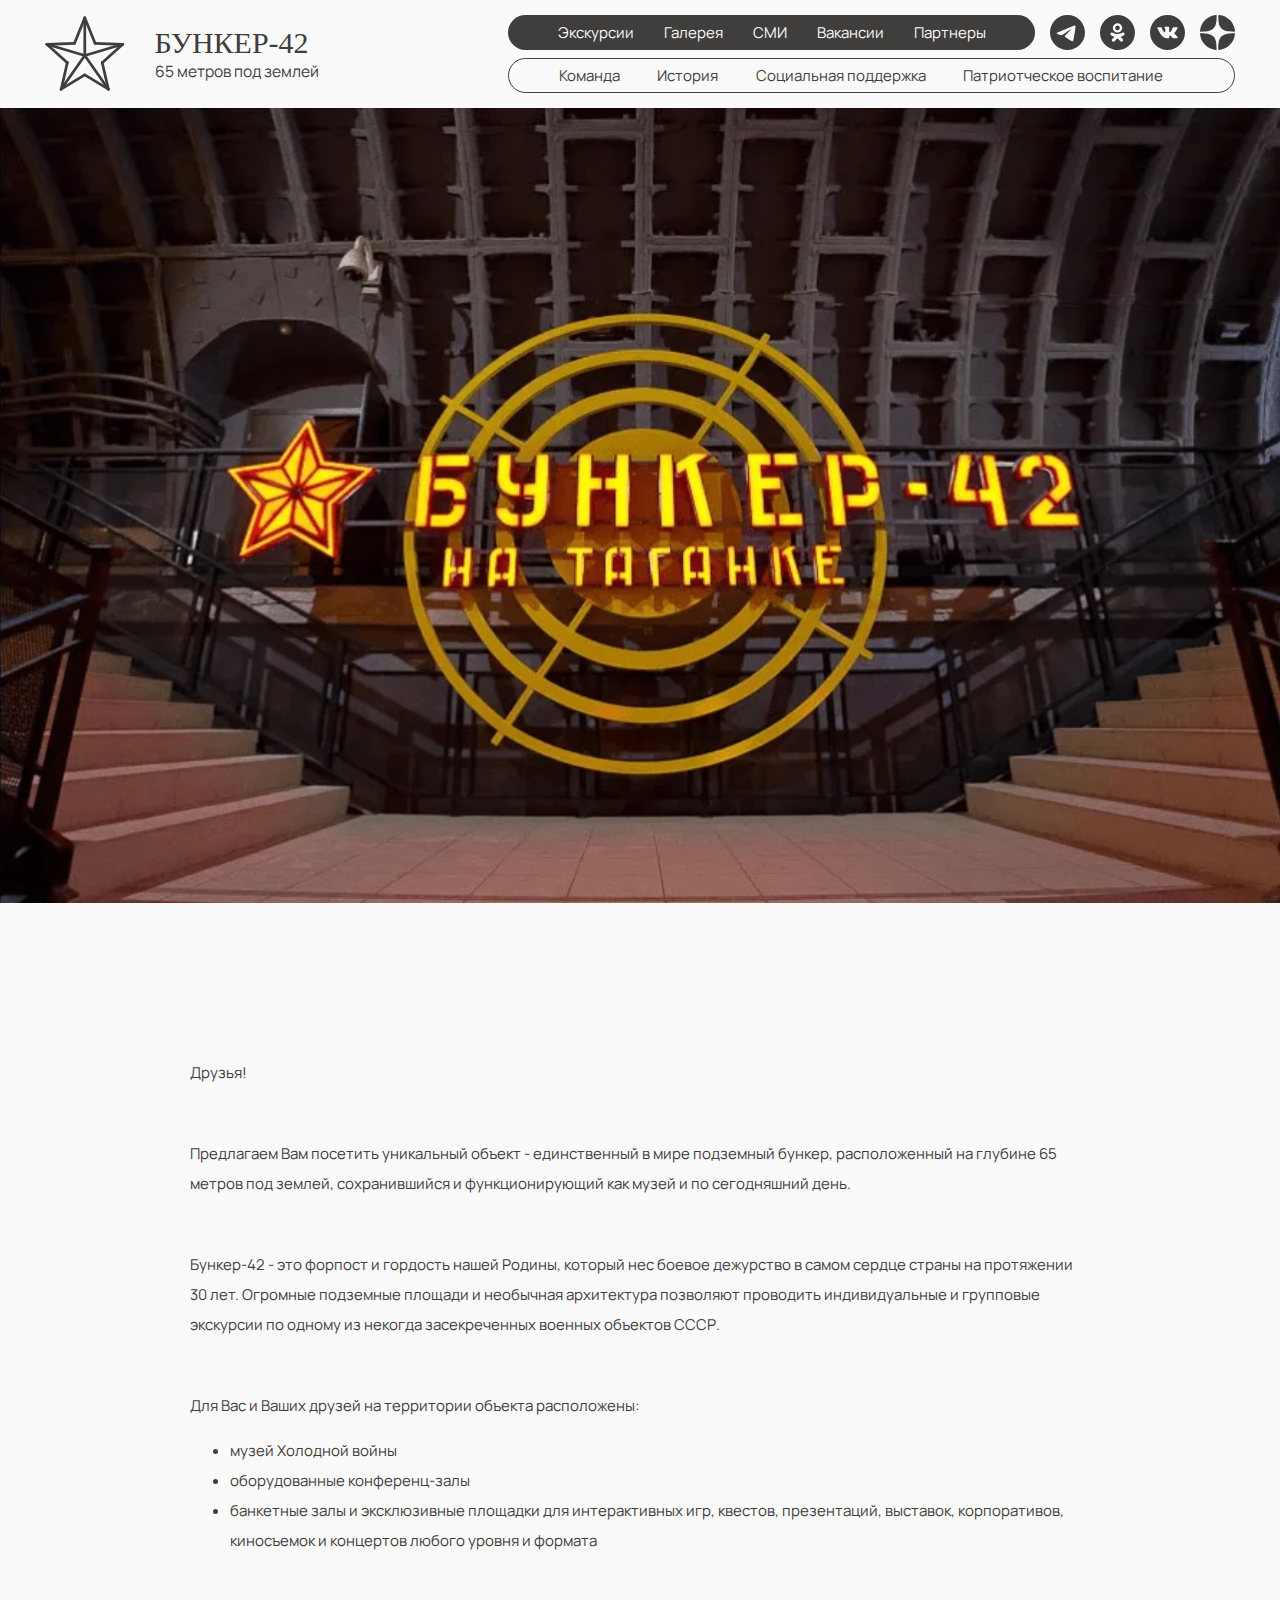
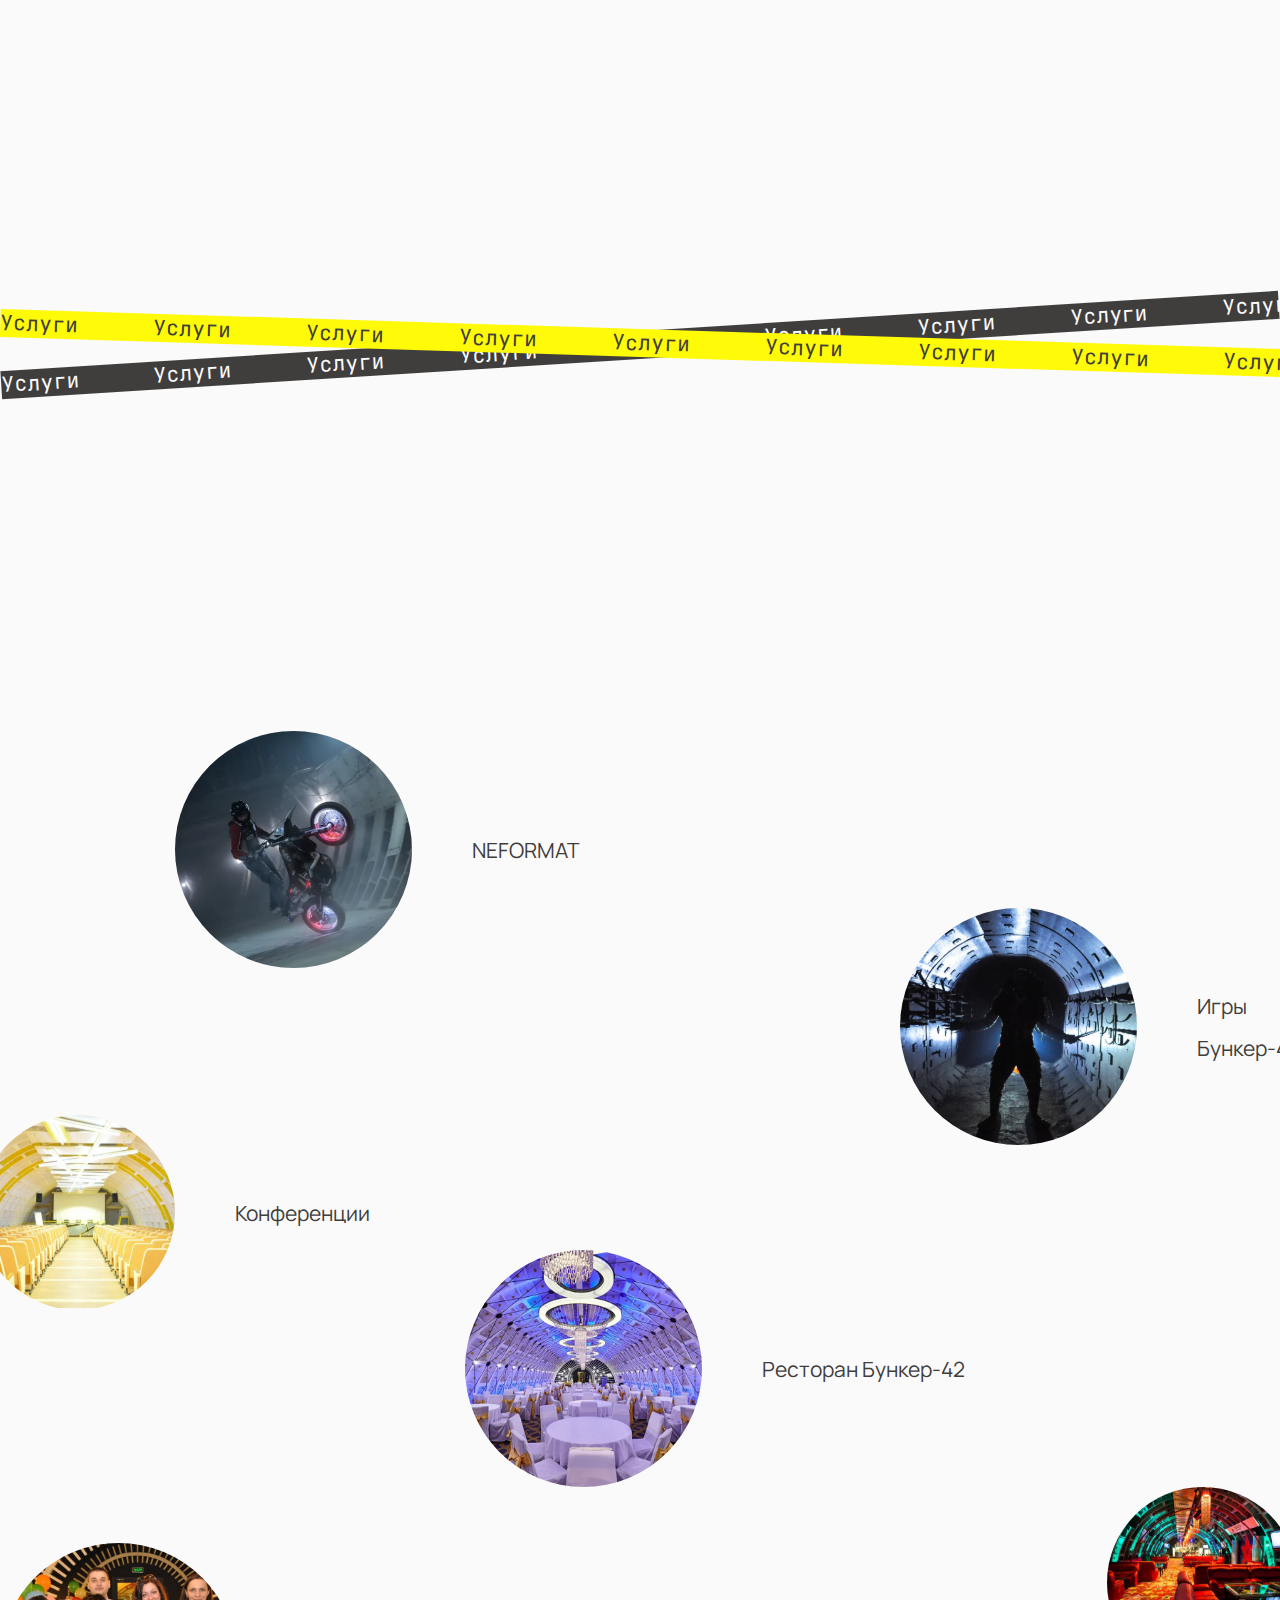
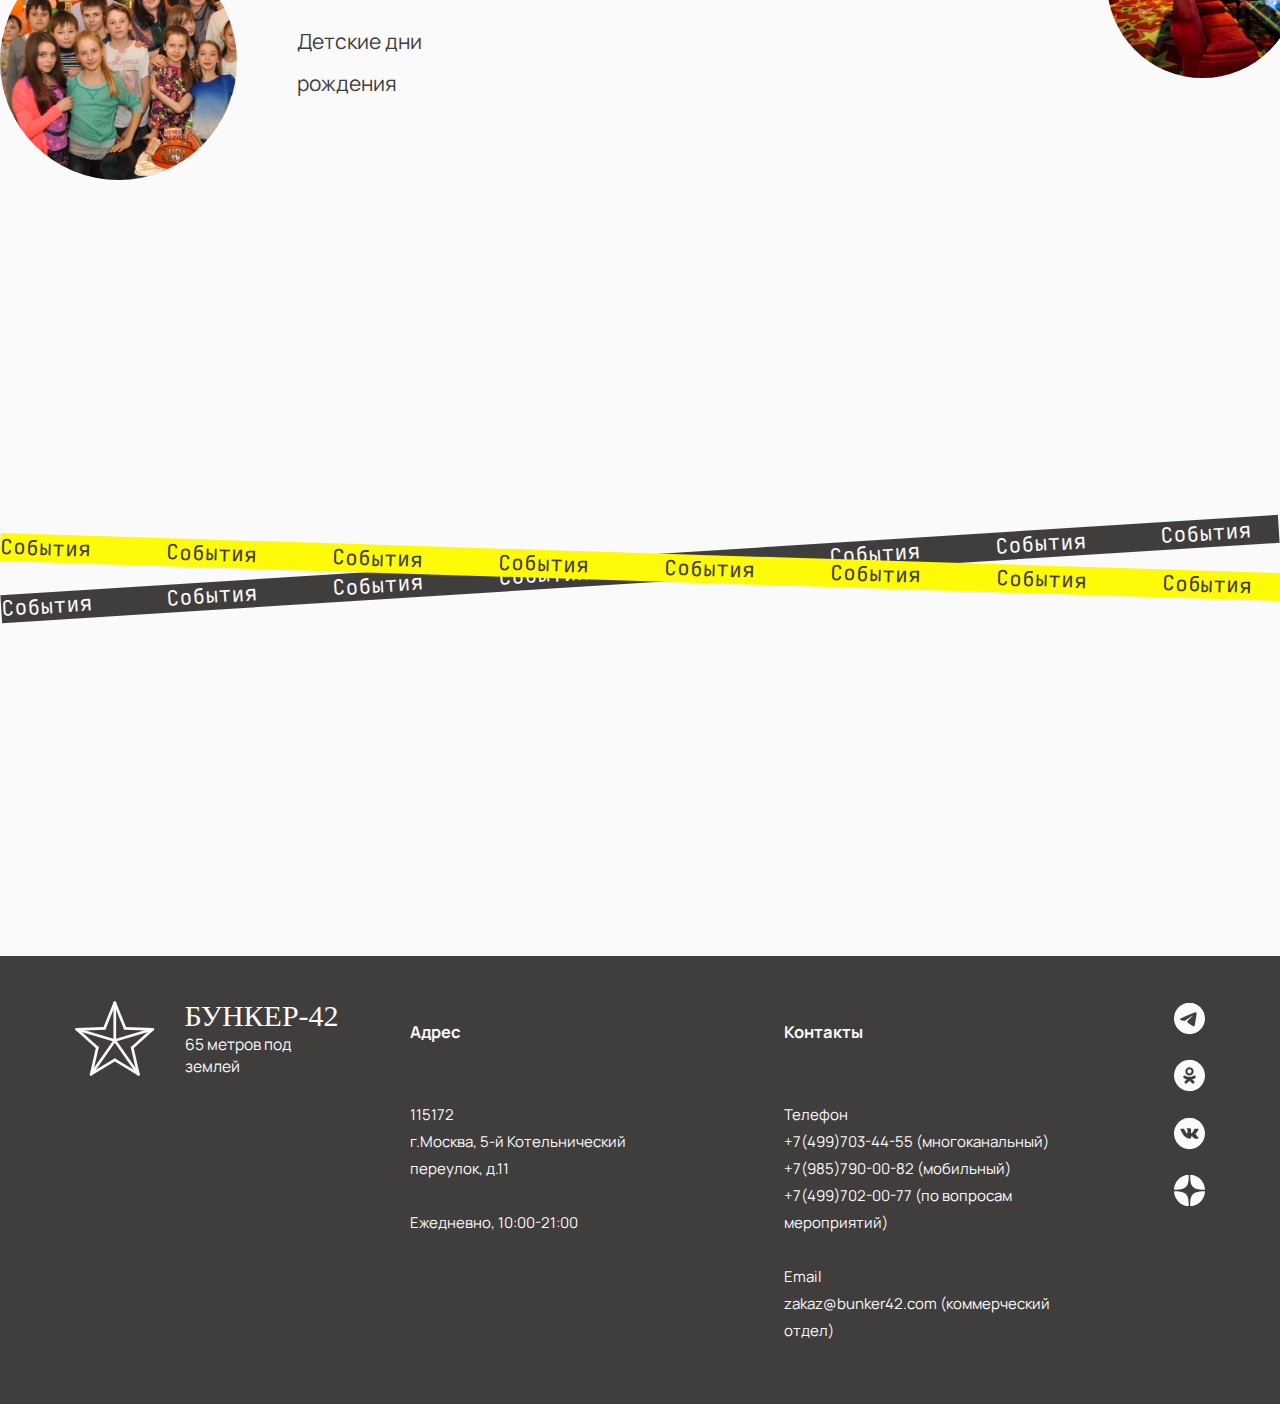
<file: index.html>
<!DOCTYPE html>
<html lang="en">
	<head>
		<meta charset="UTF-8" />
		<meta http-equiv="X-UA-Compatible" content="IE=edge" />
		<meta name="viewport" content="width=device-width, initial-scale=1.0" />
		<link rel="stylesheet" href="style.css" />
		<title>БУНКЕР-42</title>
	</head>
	<body>
		<header>
			<div class="nav-content">
				<div class="logo-container">
					<img class="logo-icon" src="./public/img/logo.svg" />
					<div class="logo">
						<a href="./index.html">БУНКЕР-42</a>
						<p>65 метров под землей</p>
					</div>
				</div>
				<div class="nav-containers">
					<div class="nav-container">
						<div class="link-box dark-box" id="dark-link-box">
							<a>Экскурсии</a>
							<a>Галерея</a>
							<a>СМИ</a>
							<a>Вакансии</a>
							<a>Партнеры</a>
						</div>
						<img class="icon" src="./public/img/icon-telegram.svg" />
						<img class="icon" src="./public/img/icon-ok.svg" />
						<img class="icon" src="./public/img/icon-vk.svg" />
						<img class="icon" src="./public/img/icon-yandex-zen.svg" />
					</div>
					<div class="link-box light-box" id="light-link-box">
						<a>Команда</a>
						<a href="./history.html">История</a>
						<a>Социальная поддержка</a>
						<a>Патриотческое воспитание</a>
					</div>
				</div>
			</div>
		</header>
		
		<img class="center-img" src="./public/img/img-1.svg" />
		<div class="block">
			<div class="text">
				<p>Друзья!</p><br>
				<p>
					Предлагаем Вам посетить уникальный объект - единственный в мире подземный бункер, расположенный на глубине 65 метров под землей,
					сохранившийся и функционирующий как музей и по сегодняшний день.
				</p><br>
				<p>
					Бункер-42 - это форпост и гордость нашей Родины, который нес боевое дежурство в самом сердце страны на протяжении 30 лет. Огромные
					подземные площади и необычная архитектура позволяют проводить индивидуальные и групповые экскурсии по одному из некогда засекреченных
					военных объектов СССР.
				</p><br>
				<p>Для Вас и Ваших друзей на территории объекта расположены:</p>
				<ul>
					<li>музей Холодной войны</li>
					<li>оборудованные конференц-залы</li>
					<li>
						банкетные залы и эксклюзивные площадки для интерактивных игр, квестов, презентаций, выставок, корпоративов, киносъемок и концертов
						любого уровня и формата
					</li>
				</ul>
			</div>
		</div>
		
		<div class="block">
			<div class="tapes">
				<div class="tape dark-tape">
					<p class="yellow-block-text"> Услуги </p>
					<p class="yellow-block-text"> Услуги </p>
					<p class="yellow-block-text"> Услуги </p>
					<p class="yellow-block-text"> Услуги </p>
					<p class="yellow-block-text"> Услуги </p>
					<p class="yellow-block-text"> Услуги </p>
					<p class="yellow-block-text"> Услуги </p>
					<p class="yellow-block-text"> Услуги </p>
					<p class="yellow-block-text"> Услуги </p>
					<p class="yellow-block-text"> Услуги </p>
					<p class="yellow-block-text"> Услуги </p>
					<p class="yellow-block-text"> Услуги </p>
					<p class="yellow-block-text"> Услуги </p>
					<p class="yellow-block-text"> Услуги </p>
					<p class="yellow-block-text"> Услуги </p>
					<p class="yellow-block-text"> Услуги </p>
					<p class="yellow-block-text"> Услуги </p>
					<p class="yellow-block-text"> Услуги </p>
					<p class="yellow-block-text"> Услуги </p>
					<p class="yellow-block-text"> Услуги </p>
					<p class="yellow-block-text"> Услуги </p>
					<p class="yellow-block-text"> Услуги </p>
					<p class="yellow-block-text"> Услуги </p>
					<p class="yellow-block-text"> Услуги </p>
					
				</div>
				<div class="tape yellow-tape">
					<p class="yellow-block-text"> Услуги </p>
					<p class="yellow-block-text"> Услуги </p>
					<p class="yellow-block-text"> Услуги </p>
					<p class="yellow-block-text"> Услуги </p>
					<p class="yellow-block-text"> Услуги </p>
					<p class="yellow-block-text"> Услуги </p>
					<p class="yellow-block-text"> Услуги </p>
					<p class="yellow-block-text"> Услуги </p>
					<p class="yellow-block-text"> Услуги </p>
					<p class="yellow-block-text"> Услуги </p>
					<p class="yellow-block-text"> Услуги </p>
					<p class="yellow-block-text"> Услуги </p>
					<p class="yellow-block-text"> Услуги </p>
					<p class="yellow-block-text"> Услуги </p>
					<p class="yellow-block-text"> Услуги </p>
					<p class="yellow-block-text"> Услуги </p>
					<p class="yellow-block-text"> Услуги </p>
					<p class="yellow-block-text"> Услуги </p>
					<p class="yellow-block-text"> Услуги </p>
					<p class="yellow-block-text"> Услуги </p>
					<p class="yellow-block-text"> Услуги </p>
					<p class="yellow-block-text"> Услуги </p>
					<p class="yellow-block-text"> Услуги </p>
					<p class="yellow-block-text"> Услуги </p>
				</div>
			</div>
		</div>
		<div class="services">
			<div class="service" id="service-1">
				<img src="./public/img/circled-img-1.svg">
				<p class="main-text">NEFORMAT</p>
			</div>
			<div class="service" id="service-2">
				<img src="./public/img/circled-img-2.svg">
				<p class="main-text">Игры Бункер-42</p>
			</div>
			<div class="service" id="service-3">
				<img src="./public/img/circled-img-3.svg">
				<p class="main-text">Конференции</p>
			</div>
			<div class="service" id="service-4">
				<img src="./public/img/circled-img-4.svg">
				<p class="main-text">Ресторан Бункер-42</p>
			</div>
			<div class="service" id="service-5">
				<img src="./public/img/circled-img-6.svg">
				<p class="main-text">Корпоративы</p>
			</div>
			<div class="service" id="service-6">
				<img src="./public/img/circled-img-5.svg">
				<p class="main-text">Детские дни рождения</p>
			</div>
		</div>
		<div class="block">
			<div class="tapes">
				<div class="tape dark-tape">
					<p class="yellow-block-text"> События </p>
					<p class="yellow-block-text"> События </p>
					<p class="yellow-block-text"> События </p>
					<p class="yellow-block-text"> События </p>
					<p class="yellow-block-text"> События </p>
					<p class="yellow-block-text"> События </p>
					<p class="yellow-block-text"> События </p>
					<p class="yellow-block-text"> События </p>
					<p class="yellow-block-text"> События </p>
					<p class="yellow-block-text"> События </p>
					<p class="yellow-block-text"> События </p>
					<p class="yellow-block-text"> События </p>
					<p class="yellow-block-text"> События </p>
					<p class="yellow-block-text"> События </p>
					<p class="yellow-block-text"> События </p>
					<p class="yellow-block-text"> События </p>
					<p class="yellow-block-text"> События </p>
					<p class="yellow-block-text"> События </p>
					<p class="yellow-block-text"> События </p>
					<p class="yellow-block-text"> События </p>
					<p class="yellow-block-text"> События </p>
					<p class="yellow-block-text"> События </p>
					<p class="yellow-block-text"> События </p>
					<p class="yellow-block-text"> События </p>
					
				</div>
				<div class="tape yellow-tape">
					<p class="yellow-block-text"> События </p>
					<p class="yellow-block-text"> События </p>
					<p class="yellow-block-text"> События </p>
					<p class="yellow-block-text"> События </p>
					<p class="yellow-block-text"> События </p>
					<p class="yellow-block-text"> События </p>
					<p class="yellow-block-text"> События </p>
					<p class="yellow-block-text"> События </p>
					<p class="yellow-block-text"> События </p>
					<p class="yellow-block-text"> События </p>
					<p class="yellow-block-text"> События </p>
					<p class="yellow-block-text"> События </p>
					<p class="yellow-block-text"> События </p>
					<p class="yellow-block-text"> События </p>
					<p class="yellow-block-text"> События </p>
					<p class="yellow-block-text"> События </p>
					<p class="yellow-block-text"> События </p>
					<p class="yellow-block-text"> События </p>
					<p class="yellow-block-text"> События </p>
					<p class="yellow-block-text"> События </p>
					<p class="yellow-block-text"> События </p>
					<p class="yellow-block-text"> События </p>
					<p class="yellow-block-text"> События </p>
					<p class="yellow-block-text"> События </p>
				</div>
			</div>
		</div>
		
		<footer>
			<div class="footer-content">
				<div class="logo-container">
					<img class="logo-icon" src="./public/img/light-logo.svg" />
					<div class="logo footer-logo">
						<a href="./index.html">БУНКЕР-42</a>
						<p>65 метров под землей</p>
					</div>
				</div>
				<div class="footer-block">
					<p><b>Адрес</b></p>
					<p>115172<br>г.Москва, 5-й Котельнический переулок, д.11<br><br>Ежедневно, 10:00-21:00</p>
				</div>
				<div class="footer-block">
					<p><b>Контакты</b></p>
					<p>Телефон<br>+7(499)703-44-55 (многоканальный)<br>+7(985)790-00-82 (мобильный)<br>+7(499)702-00-77 (по вопросам мероприятий)<br><br>Email<br>zakaz@bunker42.com (коммерческий отдел)</p>
				</div>
				<div class="footer-block">
					<img class="icon" src="./public/img/light-icon-telegram.svg" />
					<img class="icon" src="./public/img/light-icon-ok.svg" />
					<img class="icon" src="./public/img/light-icon-vk.svg" />
					<img class="icon" src="./public/img/light-icon-yandex-zen.svg" />
				</div>
			</div>
		</footer>
	</body>
	<script type="text/javascript" src="script.js"></script>
</html>
<!-- <div class="carousel">
					<button class="controls" id="button-backward"><img src="./public/img/left-button.svg" /></button>
					<div class="cards">
						<div class="services-cards" id="track">
							<div class="service-card">
								<div class="service-card-content">
									<img src="./public/img/service-card-1.svg" />
									<div class="service-card-text">
										<p>Ресторан Бункер-42</p>
									</div>
								</div>
							</div>
							<div class="service-card">
								<div class="service-card-content">
									<img src="./public/img/service-card-2.svg" />
									<div class="service-card-text">
										<p>Игры Бункер-42</p>
									</div>
								</div>
							</div>
							<div class="service-card">
								<div class="service-card-content">
									<img src="./public/img/service-card-3.svg" />
									<div class="service-card-text">
										<p>Детские Дни Рождения</p>
									</div>
								</div>
							</div>
							<div class="service-card">
								<div class="service-card-content">
									<img src="./public/img/service-card-4.svg" />
									<div class="service-card-text">
										<p>Конференции</p>
									</div>
								</div>
							</div>
							<div class="service-card">
								<div class="service-card-content">
									<img src="./public/img/service-card-5.svg" />
									<div class="service-card-text">
										<p>NEFORMAT</p>
									</div>
								</div>
							</div>
							<div class="service-card">
								<div class="service-card-content">
									<img src="./public/img/service-card-6.svg" />
									<div class="service-card-text">
										<p>Корпоративы</p>
									</div>
								</div>
							</div>
						</div>
					</div>
					<button class="controls" id="button-forward"><img src="./public/img/right-button.svg" /></button>
				</div> -->
</file>
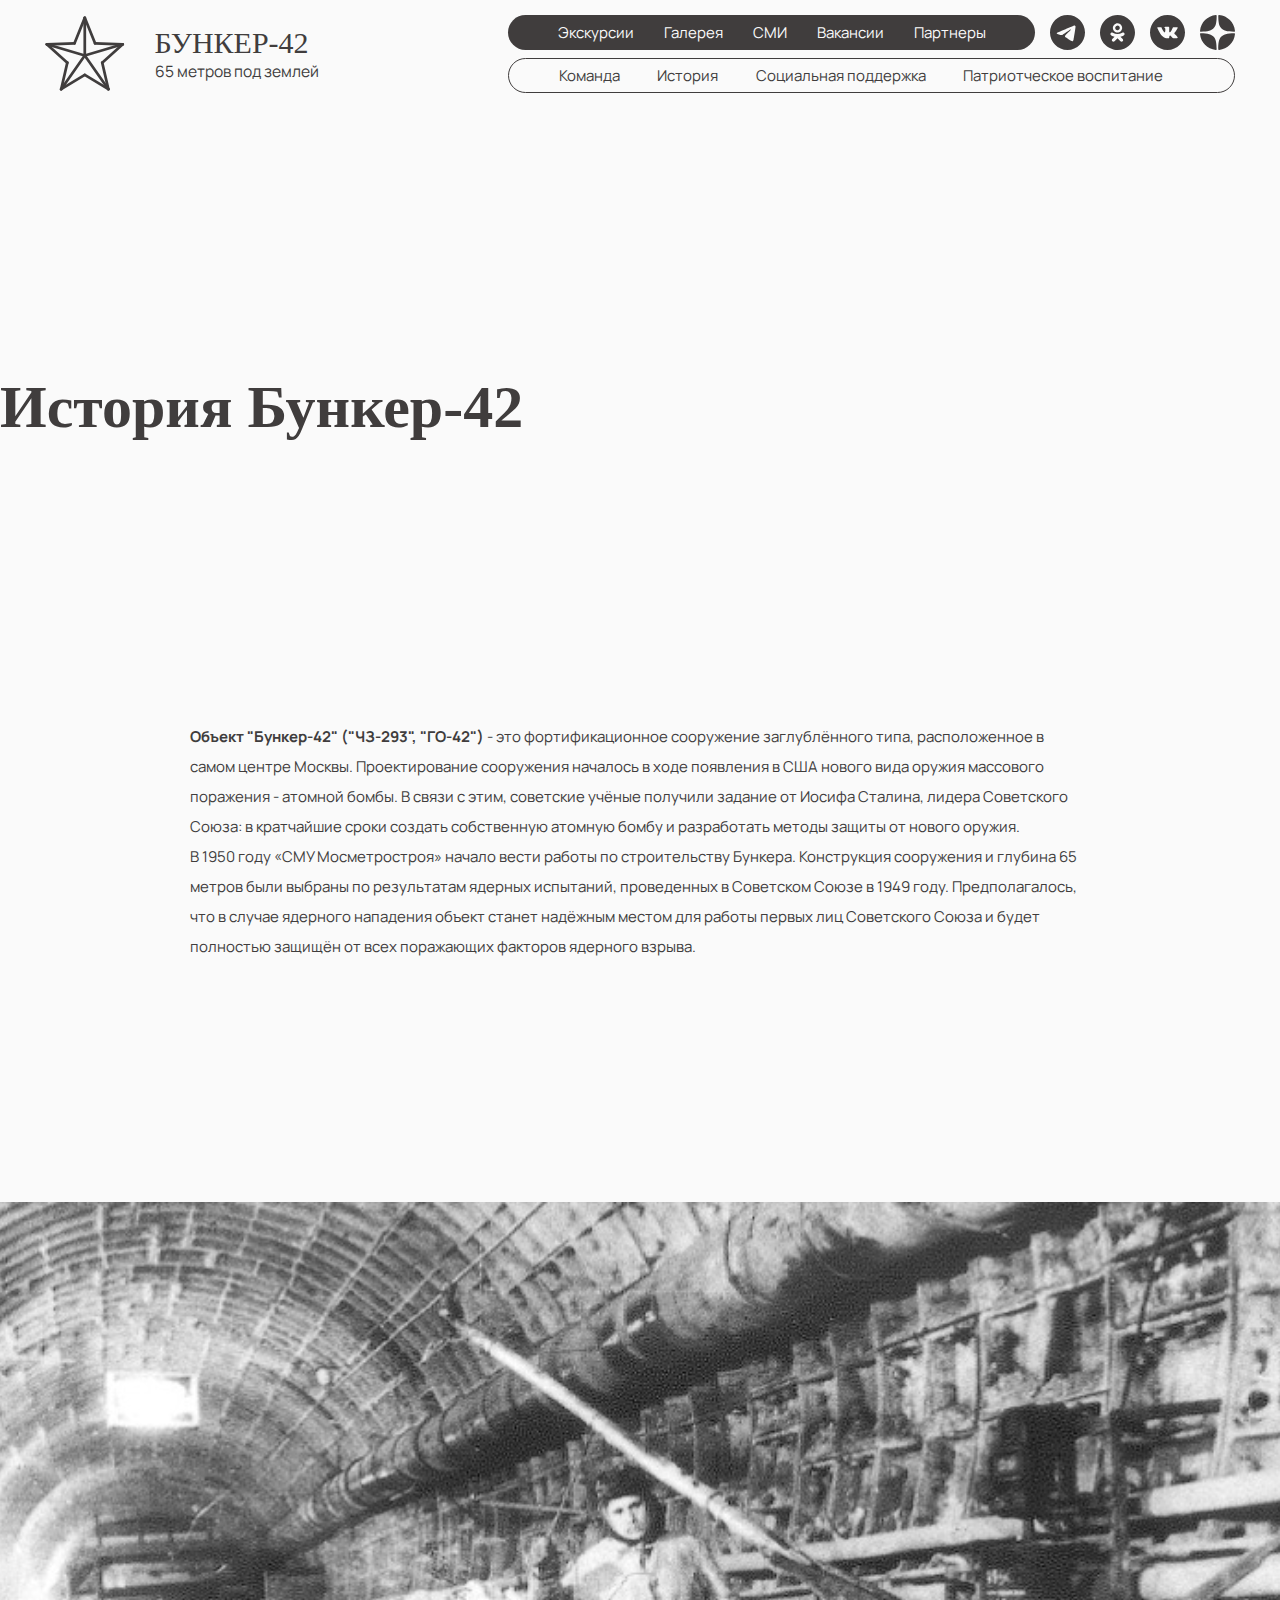
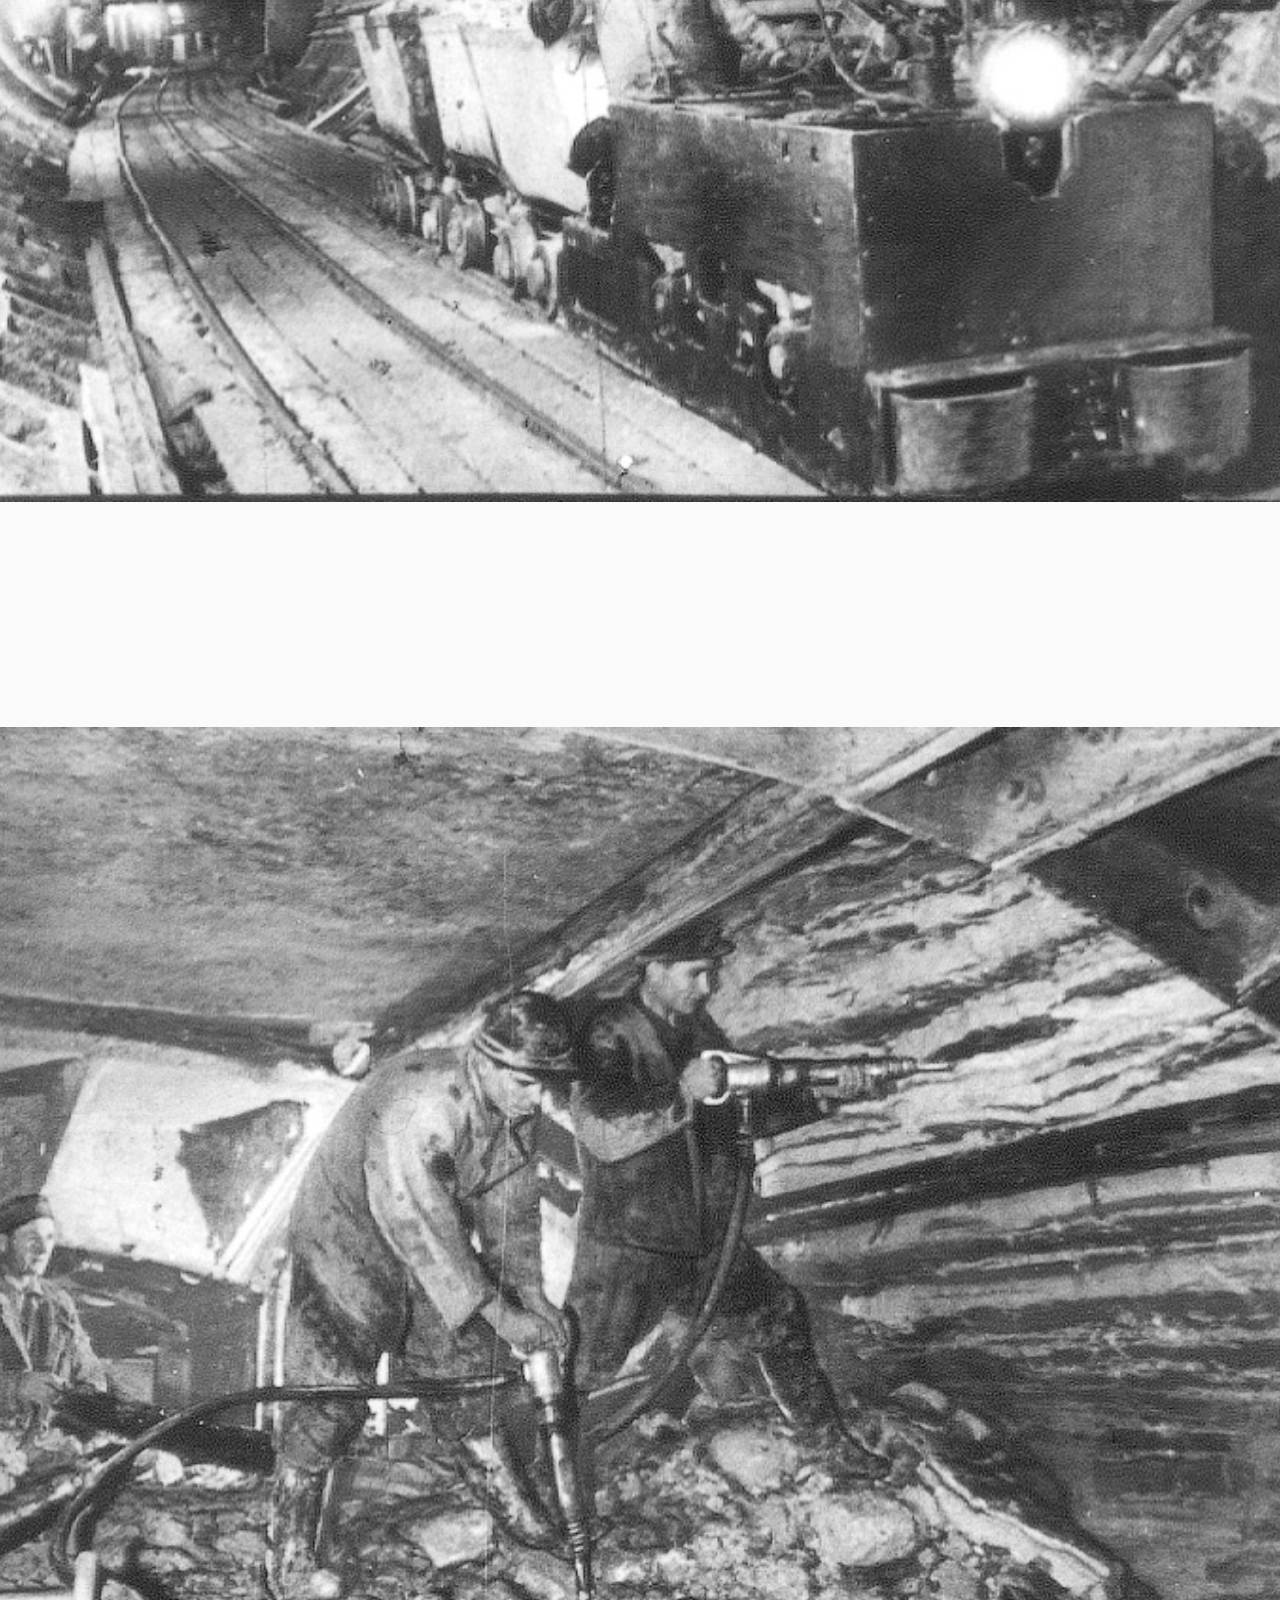
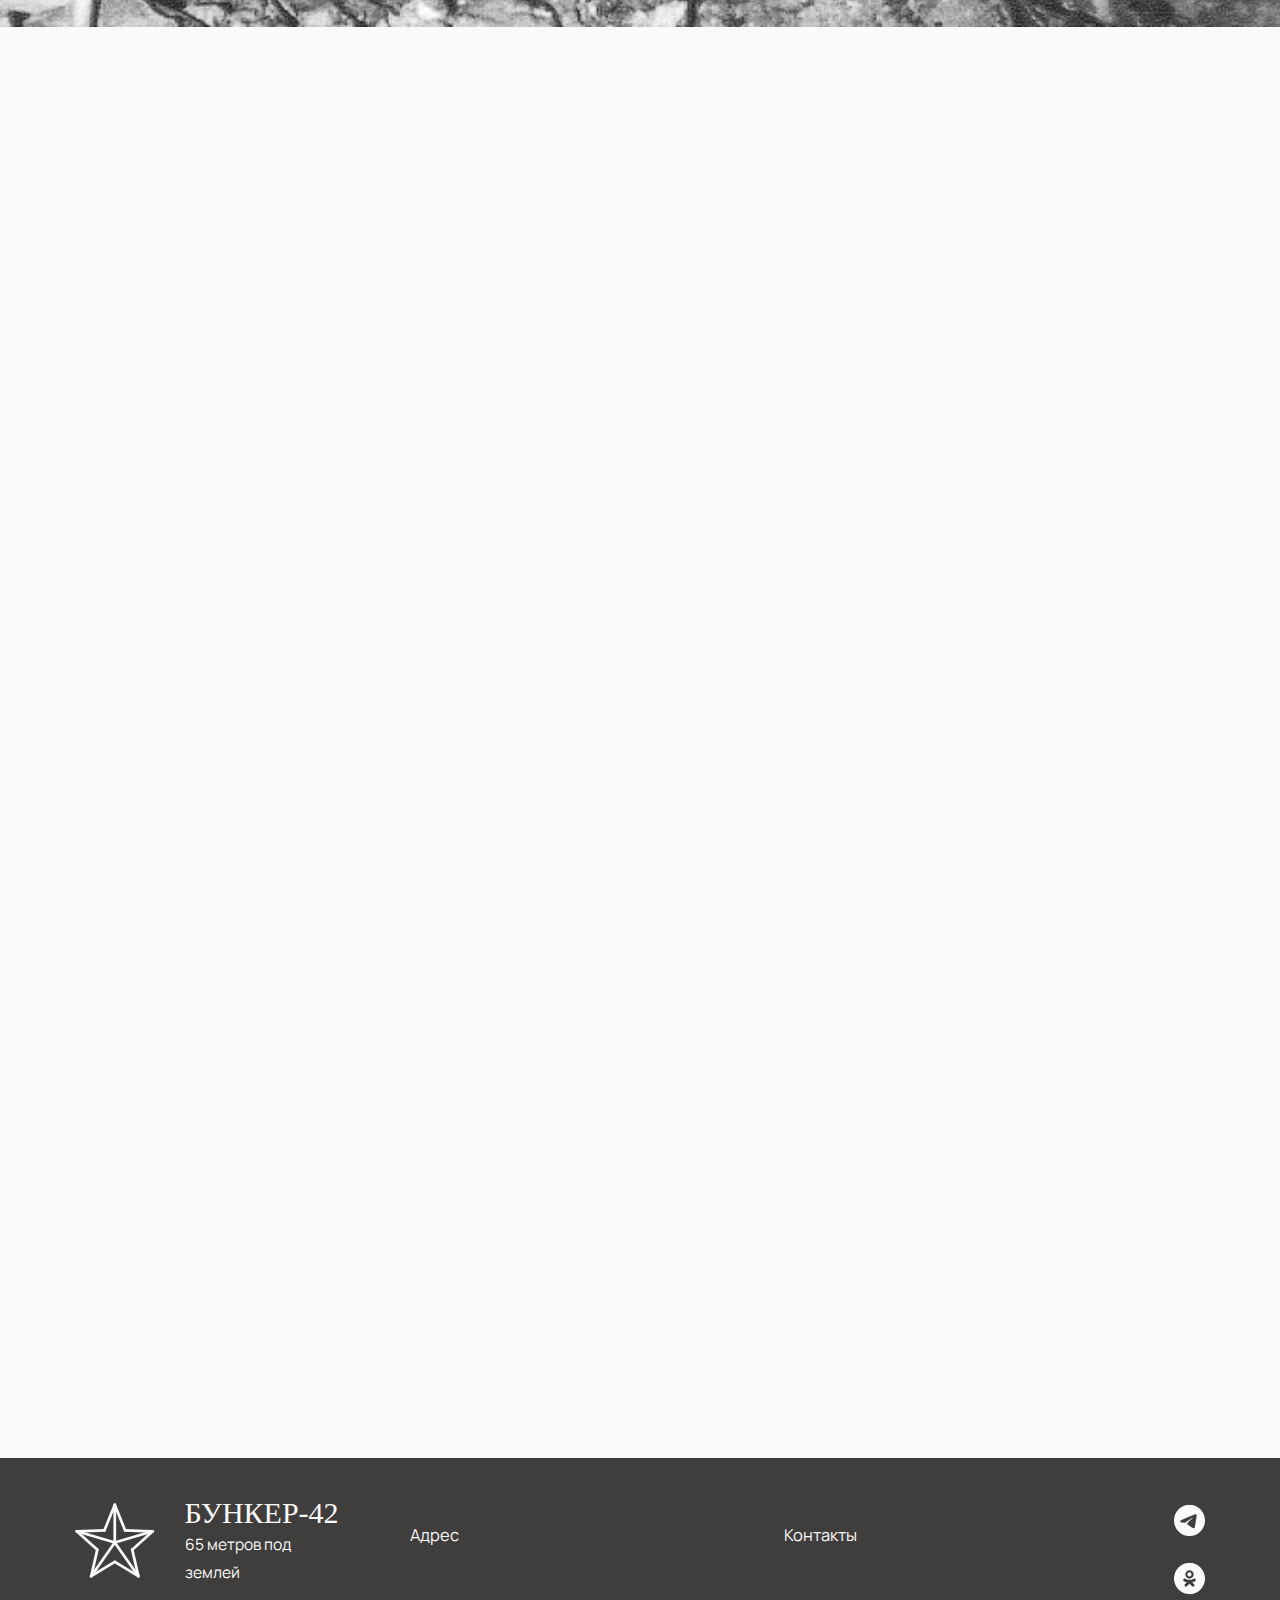
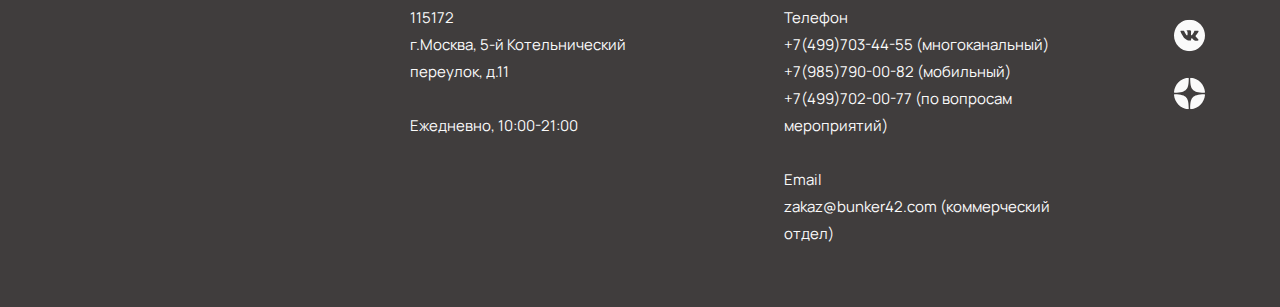
<file: history.html>
<!DOCTYPE html>
<html lang="en">
	<head>
		<meta charset="UTF-8" />
		<meta http-equiv="X-UA-Compatible" content="IE=edge" />
		<meta name="viewport" content="width=device-width, initial-scale=1.0" />
		<link rel="stylesheet" href="style.css" />
		<title>БУНКЕР-42</title>
	</head>
	<body>
		<header>
			<div class="nav-content">
				<div class="logo-container">
					<img class="logo-icon" src="./public/img/logo.svg" />
					<div class="logo">
						<a href="./index.html">БУНКЕР-42</a>
						<p>65 метров под землей</p>
					</div>
				</div>
				<div class="nav-containers">
					<div class="nav-container">
						<div class="link-box dark-box" id="dark-link-box">
							<a>Экскурсии</a>
							<a>Галерея</a>
							<a>СМИ</a>
							<a>Вакансии</a>
							<a>Партнеры</a>
						</div>
						<img class="icon" src="./public/img/icon-telegram.svg" />
						<img class="icon" src="./public/img/icon-ok.svg" />
						<img class="icon" src="./public/img/icon-vk.svg" />
						<img class="icon" src="./public/img/icon-yandex-zen.svg" />
					</div>
					<div class="link-box light-box" id="light-link-box">
						<a>Команда</a>
						<a href="./history.html">История</a>
						<a>Социальная поддержка</a>
						<a>Патриотческое воспитание</a>
					</div>
				</div>
			</div>
		</header>

		<div class="history-page">
			<div class="page-name">
				<h1 class="headline">История Бункер-42</h1>
			</div>
			<div class="history-page-text-block">
				<p class="main-text bottom-appearance">
					<b>Объект "Бункер-42" ("ЧЗ-293", "ГО-42")</b> - это фортификационное сооружение заглублённого типа, расположенное в самом центре Москвы.
					Проектирование сооружения началось в ходе появления в США нового вида оружия массового поражения - атомной бомбы. В связи с этим, советские
					учёные получили задание от Иосифа Сталина, лидера Советского Союза: в кратчайшие сроки создать собственную атомную бомбу и разработать
					методы защиты от нового оружия. <br>В 1950 году «СМУ Мосметростроя» начало вести работы по строительству Бункера. Конструкция сооружения и
					глубина 65 метров были выбраны по результатам ядерных испытаний, проведенных в Советском Союзе в 1949 году. Предполагалось, что в случае
					ядерного нападения объект станет надёжным местом для работы первых лиц Советского Союза и будет полностью защищён от всех поражающих
					факторов ядерного взрыва.
				</p>
			</div>
			<div class="history-page-block" id="first-history-page-block">
				<div class="yellow-block left-appearance" id="yellow-block-1">
					<p class="yellow-block-text">
						Уже осенью 1947 года институт «Метропроект» подготовил технический проект «Бункера на Таганке» под кодовым названием «Объект 02» (ЧЗ-293).
						<br />Место для постройки - район Таганского холма - было выбрано неслучайно, поскольку Бункер должен был находиться в близости от
						московского Кремля, чтобы Сталин и правительство могли быстро добираться до него и осуществлять управление государством и армией в
						условиях ядерной войны, а также из-за плотности застройки Таганского холма.
					</p>
				</div>
				<!-- <img src="./public/img/img-2.svg" class="history-img" /> -->
				<div class="yellow-block right-appearance" id="yellow-block-2">
					<p class="yellow-block-text">
						На плечи строителей легла непосильная, казалось, задача – соорудить огромное сооружение в центре Москвы, не повредив городские системы
						коммуникации, а главное - сохранить строительство в тайне от глаз обычных людей и иностранных разведок. Конструкция была выбрана по типу
						ранее построенных бункеров. <br />Данный проект был представлен на рассмотрение государственной экспертной комиссии, руководителем которой
						был назначен генерал-лейтенант инженерных войск Александр Яковлевич Калягин.
					</p>
				</div>
			</div>
			<div class="history-page-block" id="second-history-page-block">
				<div class="yellow-block right-appearance" id="yellow-block-3">
					<p class="yellow-block-text">
						В 1952 году было закончено сооружение основных конструкций бункера. К лету 1953 были смонтированы системы жизнеобеспечения. С апреля 1954
						первые военные и гражданские связисты начали работу на объекте. Проводилась прокладка коммуникаций и монтаж необходимой аппаратуры.
					</p>
				</div>
				<!-- <img src="./public/img/img-3.svg" class="history-img" /> -->
				<div class="yellow-block left-appearance" id="yellow-block-4">
					<p class="yellow-block-text">
						Работы по созданию бункера велись лучшими специалистами управления «Метрострой» настоящими сталинскими темпами. Грунт поднимали через
						четыре строительных шахты, которые ранее использовались при строительстве метро.
					</p>
				</div>
			</div>
			<div class="history-page-text-block">
				<p class="main-text bottom-appearance">
					В 1955-56 годах в Бункере размещалось оборудование и устанавливалась связь с новыми полками и дивизиями стратегических бомбардировщиков по
					всей стране. Министерство Связи обеспечивало передачу правительственных и военных засекреченных сообщений, связь с радиоцентрами, как в
					СССР, так и в странах Варшавского Договора. Для радиоэлектронной борьбы и передачи сообщений на борт самолетов использовались более 1000
					КВ-передатчиков по всей стране. <br><br>Такой важный объект, как пункт управления Дальней авиацией, должен был быть перенесён в более безопасное
					место. Так же, как некогда могучий, Кремль, способный отражать нашествия захватчиков, в наши дни стал историческим памятником, так и наш
					объект открыл свои двери для гостей. Но и по сей день, спец. объект «Бункер-42» несет не менее важную службу. Каждый день люди спускаются на
					глубину 65 метров, чтобы прикоснуться к той далёкой эпохе, когда мир стоял на грани ядерной войны. <br><br>На протяжении трёх десятков лет, вплоть
					до 1986 года, из бункера осуществлялось командование стратегическими бомбардировщиками, несущими ядерное оружие на своём борту. Однако
					Бункер, созданный в реалиях 50-х, уже не мог противостоять новому высокоточному оружию.
				</p>
			</div>
			<div class="history-page-image-block">
				<img src="./public/img/img-4.svg" class="history-img-2 bottom-appearance" />
				<img src="./public/img/img-5.svg" class="history-img-2 top-appearance" />
				<img src="./public/img/img-6.svg" class="history-img-2 bottom-appearance" />
			</div>
		</div>
		
		<footer>
			<div class="footer-content">
				<div class="footer-block">
				<div class="logo-container">
					<img class="logo-icon" src="./public/img/light-logo.svg" />
					<div class="logo footer-logo">
						<a href="./index.html">БУНКЕР-42</a>
						<p>65 метров под землей</p>
					</div>
				</div>
				</div>
				<div class="footer-block">
					<p>Адрес</p>
					<p>115172<br>г.Москва, 5-й Котельнический переулок, д.11<br><br>Ежедневно, 10:00-21:00</p>
				</div>
				<div class="footer-block">
					<p>Контакты</p>
					<p>Телефон<br>+7(499)703-44-55 (многоканальный)<br>+7(985)790-00-82 (мобильный)<br>+7(499)702-00-77 (по вопросам мероприятий)<br><br>Email<br>zakaz@bunker42.com (коммерческий отдел)</p>
				</div>
				<div class="footer-block">
					<img class="icon" src="./public/img/light-icon-telegram.svg" />
					<img class="icon" src="./public/img/light-icon-ok.svg" />
					<img class="icon" src="./public/img/light-icon-vk.svg" />
					<img class="icon" src="./public/img/light-icon-yandex-zen.svg" />
				</div>
			</div>
		</footer>
	</body>
	<script type="text/javascript" src="script.js"></script>
</html>
</file>
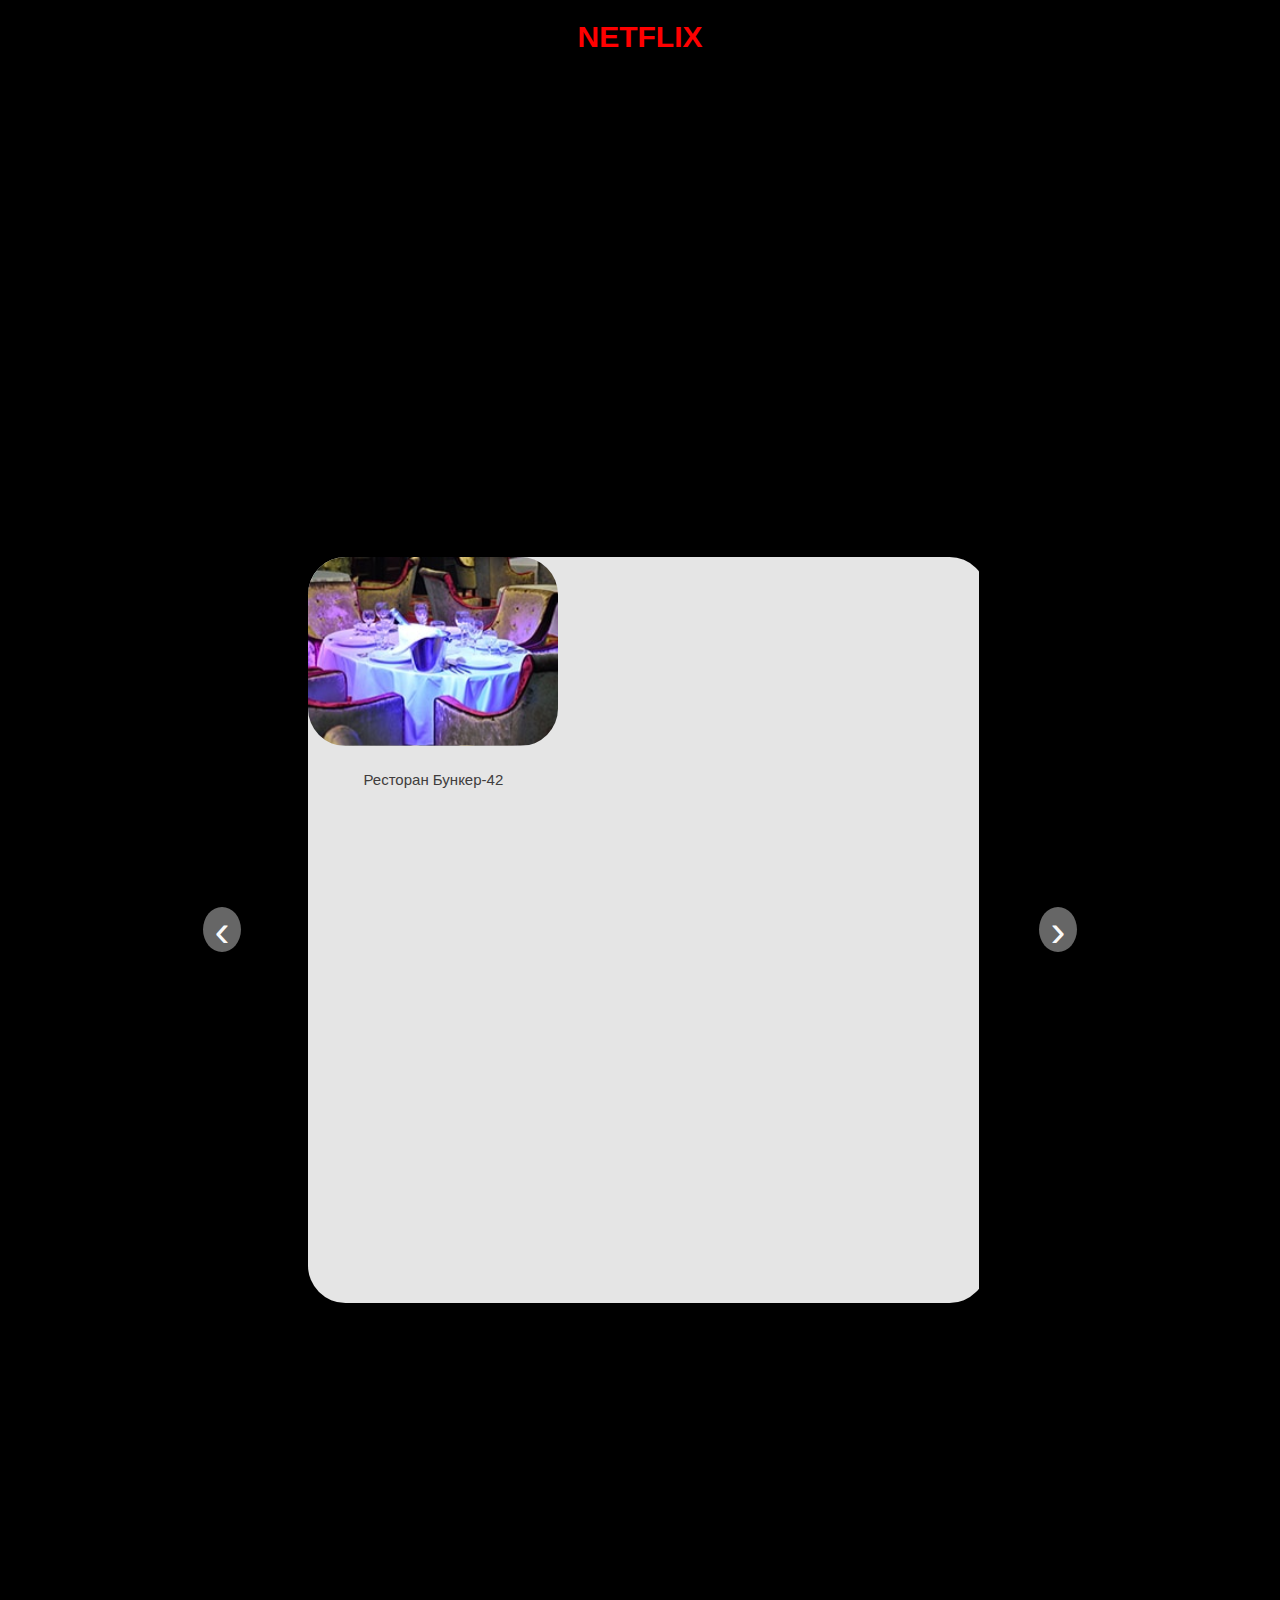
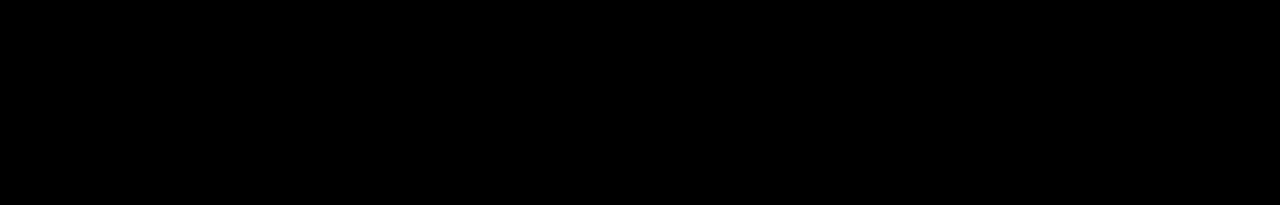
<file: Untitled-1.html>
<!DOCTYPE html>
<html lang="en">
	<head>
		<meta charset="UTF-8" />
		<meta http-equiv="X-UA-Compatible" content="IE=edge" />
		<meta name="viewport" content="width=device-width, initial-scale=1.0" />
		<link rel="stylesheet" href="Untitled-1.css" />
		<title>Document</title>
	</head>
	<body>
		<h1>NETFLIX</h1>
		<div class="carousel">
			<button id="button-backward">&#8249;</button>
			<div class="screen">
				<div class="track" id="track">
					<div class="service-card item item--desktop-in-3">
						<div class="service-card-content">
							<img src="./public/img/service-card-1.svg" />
							<div class="service-card-text">
								<p>Ресторан Бункер-42</p>
							</div>
						</div>
					</div>
					<div class="service-card item item--desktop-in-3">
						<div class="service-card-content">
							<img src="./public/img/service-card-2.svg" />
							<div class="service-card-text">
								<p>Игры Бункер-42</p>
							</div>
						</div>
					</div>
					<div class="service-card item item--desktop-in-3">
						<div class="service-card-content">
							<img src="./public/img/service-card-3.svg" />
							<div class="service-card-text">
								<p>Детские Дни Рождения</p>
							</div>
						</div>
					</div>
					<div class="service-card item item--desktop-in-3">
						<div class="service-card-content">
							<img src="./public/img/service-card-4.svg" />
							<div class="service-card-text">
								<p>Конференции</p>
							</div>
						</div>
					</div>
					<div class="service-card item item--desktop-in-3">
						<div class="service-card-content">
							<img src="./public/img/service-card-5.svg" />
							<div class="service-card-text">
								<p>NEFORMAT</p>
							</div>
						</div>
					</div>
					<div class="service-card item item--desktop-in-3">
						<div class="service-card-content">
							<img src="./public/img/service-card-6.svg" />
							<div class="service-card-text">
								<p>Корпоративы</p>
							</div>
						</div>
					</div>
					<div class="service-card item item--desktop-in-3">
						<div class="service-card-content">
							<img src="./public/img/service-card-1.svg" />
							<div class="service-card-text">
								<p>Ресторан Бункер-42</p>
							</div>
						</div>
					</div>
					<div class="service-card item item--desktop-in-3">
						<div class="service-card-content">
							<img src="./public/img/service-card-2.svg" />
							<div class="service-card-text">
								<p>Игры Бункер-42</p>
							</div>
						</div>
					</div>
					<div class="service-card item item--desktop-in-3">
						<div class="service-card-content">
							<img src="./public/img/service-card-3.svg" />
							<div class="service-card-text">
								<p>Детские Дни Рождения</p>
							</div>
						</div>
					</div>
					<div class="service-card item item--desktop-in-3">
						<div class="service-card-content">
							<img src="./public/img/service-card-4.svg" />
							<div class="service-card-text">
								<p>Конференции</p>
							</div>
						</div>
					</div>
					<div class="service-card item item--desktop-in-3">
						<div class="service-card-content">
							<img src="./public/img/service-card-5.svg" />
							<div class="service-card-text">
								<p>NEFORMAT</p>
							</div>
						</div>
					</div>
					<div class="service-card item item--desktop-in-3">
						<div class="service-card-content">
							<img src="./public/img/service-card-6.svg" />
							<div class="service-card-text">
								<p>Корпоративы</p>
							</div>
						</div>
					</div>
				</div>
			</div>
			<button id="button-forward">&#8250;</button>
		</div>
	</body>
	<script type="text/javascript" src="Untitled-1.js"></script>
</html>
</file>
<file: style.css>
@import url("https://fonts.googleapis.com/css2?family=Inter:wght@200;300;400;500;600;700;800&family=JetBrains+Mono:wght@200;300;400;500;600&family=Manrope:wght@400;500;600;700&display=swap");
@import url('https://fonts.googleapis.com/css2?family=Manrope:wght@200;300;400;500;600;700;800&display=swap');
:root {
	--yellow: #fefa08;
	--white: #fafafa;
	--darkest-gray: #403d3d;
	--dark-gray: #666666;
	--gray: #c7c7c7;
	--light-gray: #e5e5e5;
}

* {
	box-sizing: border-box;
	outline: none;
	max-width: 100%;
}
html {
	font-family: "Manrope", sans-serif;
	background: var(--white);
	max-width: 100vw;
}

body {
	margin: 0rem;
	padding: 0rem;
}

a {
	text-decoration: none;
	color: var(--darkest-gray);
}

@media screen and (min-width: 1024px) {
	html {
		font-size: 15px;
	}
}

@media screen and (min-width: 768px) and (max-width: 1024px) {
	html {
		font-size: 13px;
	}
} 

@media screen and (max-width: 767px) {
	html {
		font-size: 11px;
	}
}

.headline {
	color: var(--darkest-gray);
	font-family: 'Neue Machina';
	src: local('Neue Machina'),
	url(./public/fonts/NeueMachina.otf);
	font-size: 4rem;
}

.main-text {
	color: var(--darkest-gray);
	font-family: "Manrope", monospace;
	font-size: 1rem;
	line-height: 200%;
	font-weight: 400;
}

.yellow-block-text {
	color: var(--darkest-gray);
	font-family: "JetBrains Mono", monospace;
	font-size: 1rem;
	line-height: 200%;
}

/* appearance animations */

.left-appearance,
.right-appearance,
.bottom-appearance,
.top-appearance {
	visibility: hidden;
	transition: all 0.8s ease;
}

.left-appearance.appeared,
.right-appearance.appeared,
.bottom-appearance.appeared,
.top-appearance.appeared {
	visibility: visible;
	animation-duration: 0.8s;
	animation-timing-function: ease-in-out;
	animation-iteration-count: 1;
}

.bottom-appearance.appeared {
	animation-name: bottom-appearance;
}

.top-appearance.appeared {
	animation-name: top-appearance;
}

.left-appearance.appeared {
	animation-name: left-appearance;
}

.right-appearance.appeared {
	animation-name: right-appearance;
}

/* animations */

@keyframes right-appearance {
	0% {
		opacity: 0;
		transform: translateX(30%);
	}
	100% {
		opacity: 1;
		transform: translateX(0%);
	}
}

@keyframes left-appearance {
	0% {
		opacity: 0;
		transform: translateX(-30%);
	}
	100% {
		opacity: 1;
		transform: translateX(0%);
	}
}

@keyframes top-appearance {
	0% {
		opacity: 0;
		transform: translateY(-10%);
	}
	100% {
		opacity: 1;
		transform: translateY(0%);
	}
}

@keyframes bottom-appearance {
	0% {
		opacity: 0;
		transform: translateY(10%);
	}
	100% {
		opacity: 1;
		transform: translateY(0%);
	}
}

/* главная страница */
footer{
	background: var(--darkest-gray);
	width: 100%;
	height: auto;
	padding: 3rem 5rem;
	margin-top: 10rem;
}

.footer-content{
	display: flex;
	flex-direction: row;
	gap: 6rem;
	max-width: 90rem;
	margin: 0rem auto;
}

.footer-block{
	display: flex;
	flex-direction: column;
	gap: 1.5rem;
}

.footer-block p{
	color: var(--white);
	line-height: 180%;
}

.footer-block p:first-child{
	font-size: 1.1rem;
}

header {
	display: flex;
	align-items: center;
	height: auto;
	background: var(--white);
	width: 100%;
	padding: 1rem 0;
}

.nav-content {
	display: flex;
	flex-direction: row;
	justify-content: space-between;
	align-items: center;
	gap: 0rem;
	width: 100%;
	max-width: 100rem;
	margin: 0rem auto;
	padding: 0 3rem;
}

.logo-container {
	display: flex;
	flex-direction: row;
	gap: 2rem;
	height: 5rem;
}

.logo-icon {
	height: 5rem;
}

.logo {
	display: flex;
	flex-direction: column;
	justify-content: center;
}

.logo p,
.logo a {
	color: var(--darkest-gray);
	margin: 0;
}

.footer-logo p,
.footer-logo a {
	color: var(--white);
	margin: 0;
}

.logo a {
	font-family: 'Neue Machina';
	src: local('Neue Machina'),
	url(./public/fonts/NeueMachina.otf);
	font-weight: 500;
	font-size: 2rem;
}

.logo p {
	font-size: 1.04rem;
}

.nav-containers {
	display: flex;
	flex-direction: column;
	gap: 0.5rem;
}

.nav-container {
	display: flex;
	flex-direction: row;
	gap: 1rem;
}
.link-box {
	display: flex;
	flex-direction: row;
	align-items: center;
	padding: 0.4rem 3.3rem;
	border-radius: 100rem;
}

.dark-box {
	gap: 2rem;
	background-color: var(--darkest-gray);
}

.light-box {
	gap: 2.5rem;
	background-color: transparent;
	border: 0.13rem solid var(--darkest-gray);
}

.link-box a {
	font-size: 1rem;
	transition: 0.5s ease-in-out;
}

.link-box a:hover {
	cursor: pointer;
	text-decoration: underline;
}

.dark-box a {
	color: var(--white);
}

.light-box a {
	color: var(--darkest-gray);
}
.center-img{
	width: 100%;
}
.block {
	margin: 10rem 0rem;
	width: 100%;
}

.text {
	max-width: 60rem;
	margin: 0rem auto;
}

.text p,
li {
	font-weight: 400;
	font-size: 1rem;
	color: var(--darkest-gray);
	line-height: 200%;
}
.tapes{
	margin: 25rem 0rem;
}
.tape{
	display: flex;
	flex-direction: row;
	align-items: center;
	gap: 5rem;
	width: 100%;
	height: 1.85rem;
	
	outline: none;
}
.tapes div:last-child{
	margin-top: -2rem;
}
.tape p{
	font-size: 1.4rem;
}
.dark-tape{
	transform: rotate(-0.01turn);
	background-color: var(--darkest-gray);
}
.dark-tape p{
	color: var(--white);
}
.yellow-tape{
	transform: rotate(0.005turn);
	background-color: var(--yellow);
}
.services{
	display: flex;
	flex-direction: column;
	align-items: center;
	margin: 0rem auto;
	max-width: 100rem;
}

.service{
	display: flex;
	flex-direction: row;
	align-items: center;
	gap: 4rem;
}


#service-1{
	margin-right: 35rem;
}
#service-2{
	margin-top: -4rem;
	margin-left: 60rem;
}
#service-3{
	margin-top: -2rem;
	margin-right: 75rem;
}
#service-4{
	margin-top: -4rem;
	margin-left: 10rem;
}
#service-5{
	margin-left: 75rem;
}

#service-6{
	margin-top: -9rem;
	margin-right: 55rem;
}

.service p{
	font-size: 1.4rem;
}

/* .carousel {
	margin: 3rem auto;
	display: flex;
	flex-direction: row;
	align-items: center;
	gap: 5rem;
	min-width: 60rem;
	padding: 0 5rem;
}

.cards {
	overflow: hidden;
	margin: 3rem auto;
}

.services-cards {
	gap: 30px;
	white-space: nowrap;
	-webkit-overflow-scrolling: touch;
	transition: all 0.5s ease 0s;
}

.service-card {
	display: inline-flex;
	white-space: normal;
	transition: 0.4s all ease-in-out;
	width: calc(0.25 * (100% - 5rem));
	aspect-ratio: 1/1.1;
	border-radius: 2.5rem;
	background-color: var(--light-gray);
	margin: 0.5rem;
}

.service-card:hover {
	margin: 0 2rem;
	transform: scale(1.1);
}

.service-card:hover .service-card-content img {
	transform: translate(-1rem, -1rem);
}

.service-card-content img {
	border-radius: 2.5rem;
	width: 100%;
	transition: 0.4s all ease-in-out;
}

.service-card-tevgxt {
	display: flex;
	flex-direction: column;
	justify-content: center;
	align-items: center;
	margin-top: 0.5rem;
}

.service-card-text p {
	color: var(--darkest-gray);
	font-size: 1rem;
	font-weight: 400;
}

.controls {
	cursor: pointer;
	background-color: transparent;
	border: none;
} */
/* страница "История" */

.history-page {
	display: flex;
	flex-direction: column;
	align-items: center;
	gap: 15rem;
	padding: 15rem auto;
	margin: 15rem auto;
}

.page-name {
	display: flex;
	justify-content: flex-start;
	max-width: 90rem;
	width: 100%;
}

.yellow-block {
	background-color: var(--yellow);
	padding: 0rem 1.5rem;
	z-index: 1;
	width: 100%;
}

.history-page-block {
	padding: 5rem;
	display: flex;
	flex-direction: column;
	justify-content: space-between;
	width: 100%;
	height: 100vh;
	background-position: center;
	background-repeat: no-repeat;
	background-size: cover;
}
#yellow-block-1{
	max-width: 50rem;
}
#yellow-block-2{
	max-width: 30rem;
}
#yellow-block-3{
	max-width: 55rem;
}
#yellow-block-4{
	max-width: 60rem;
}
#first-history-page-block div:last-child{
	align-self: flex-end;
}

#second-history-page-block div:first-child{
	align-self: flex-end;
}

#first-history-page-block{
	background-image: url(./public/img/img-2.svg);
}

#second-history-page-block{
	background-image: url(./public/img/img-3.svg);
}

.history-page-text-block {
	max-width: 60rem;
}

.history-page-image-block {
	display: flex;
	flex-direction: row;
	gap: 6rem;
}

.history-img-2 {
	width: 25rem;
	height: auto;
}
</file>
<file: Untitled-1.css>
:root {
	--yellow: #fefa08;
	--white: #fafafa;
	--darkest-gray: #403d3d;
	--dark-gray: #666666;
	--gray: #c7c7c7;
	--light-gray: #e5e5e5;
}
@media screen and (min-width: 1024px) {
	html {
		font-size: 15px;
	}
}

@media screen and (min-width: 768px) and (max-width: 1024px) {
	html {
		font-size: 13px;
	}
}

@media screen and (max-width: 767px) {
	html {
		font-size: 11px;
	}
}

html {
	box-sizing: border-box;
	background-color: #000;
	margin: 0;
	font-family: "Inter", sans-serif;
}

body {
	margin: 0;
}

*,
*:before,
*:after {
	box-sizing: inherit;
}

h1 {
	color: red;
	text-align: center;
}

.carousel {
	margin: 23rem auto;
	display: flex;
	flex-direction: row;
	align-items: center;
	gap: 5rem;
	min-width: 60rem;
	padding: 0 5rem;
	width: 80%;
}

.screen {
	overflow: hidden;
	margin-left: -1rem;
	margin-right: -1rem;
	padding: 10rem 0;
}

.track {
	transition: all 0.75s ease 0s;
	white-space: nowrap;
	-webkit-overflow-scrolling: touch;
}

.service-card {
	display: inline-flex;
	white-space: normal;
	transition: 0.4s all ease-in-out;
	width: 100%;
	/* width: calc(0.25 * (100% - 5rem)); */
	aspect-ratio: 1/1.1;
	border-radius: 2.5rem;
	background-color: var(--light-gray);
	margin: 0.5rem;
}
.service-card:hover {
	margin: 0 2rem;
	transform: scale(1.1);
}
.service-card:hover .service-card-content img {
	transform: translate(-1rem, -1rem);
}
.service-card-content img {
	border-radius: 2.5rem;
	width: 100%;
	transition: 0.4s all ease-in-out;
}

.service-card-text {
	display: flex;
	flex-direction: column;
	justify-content: center;
	align-items: center;
	margin-top: 0.5rem;
}

.service-card-text p {
	color: var(--darkest-gray);
	font-size: 1rem;
	font-weight: 400;
}

button {
	cursor: pointer;
	line-height: 3rem;
	font-size: 3rem;
	width: 3em;
	height: 3rem;
	background-color: var(--dark-gray);
	color: var(--white);
	border-radius: 100%;
	border: none;
	transition: 0.2s all ease-in-out;
	text-align: center;
}

button:hover {
	background-color: #3d414a;
}
</file>
